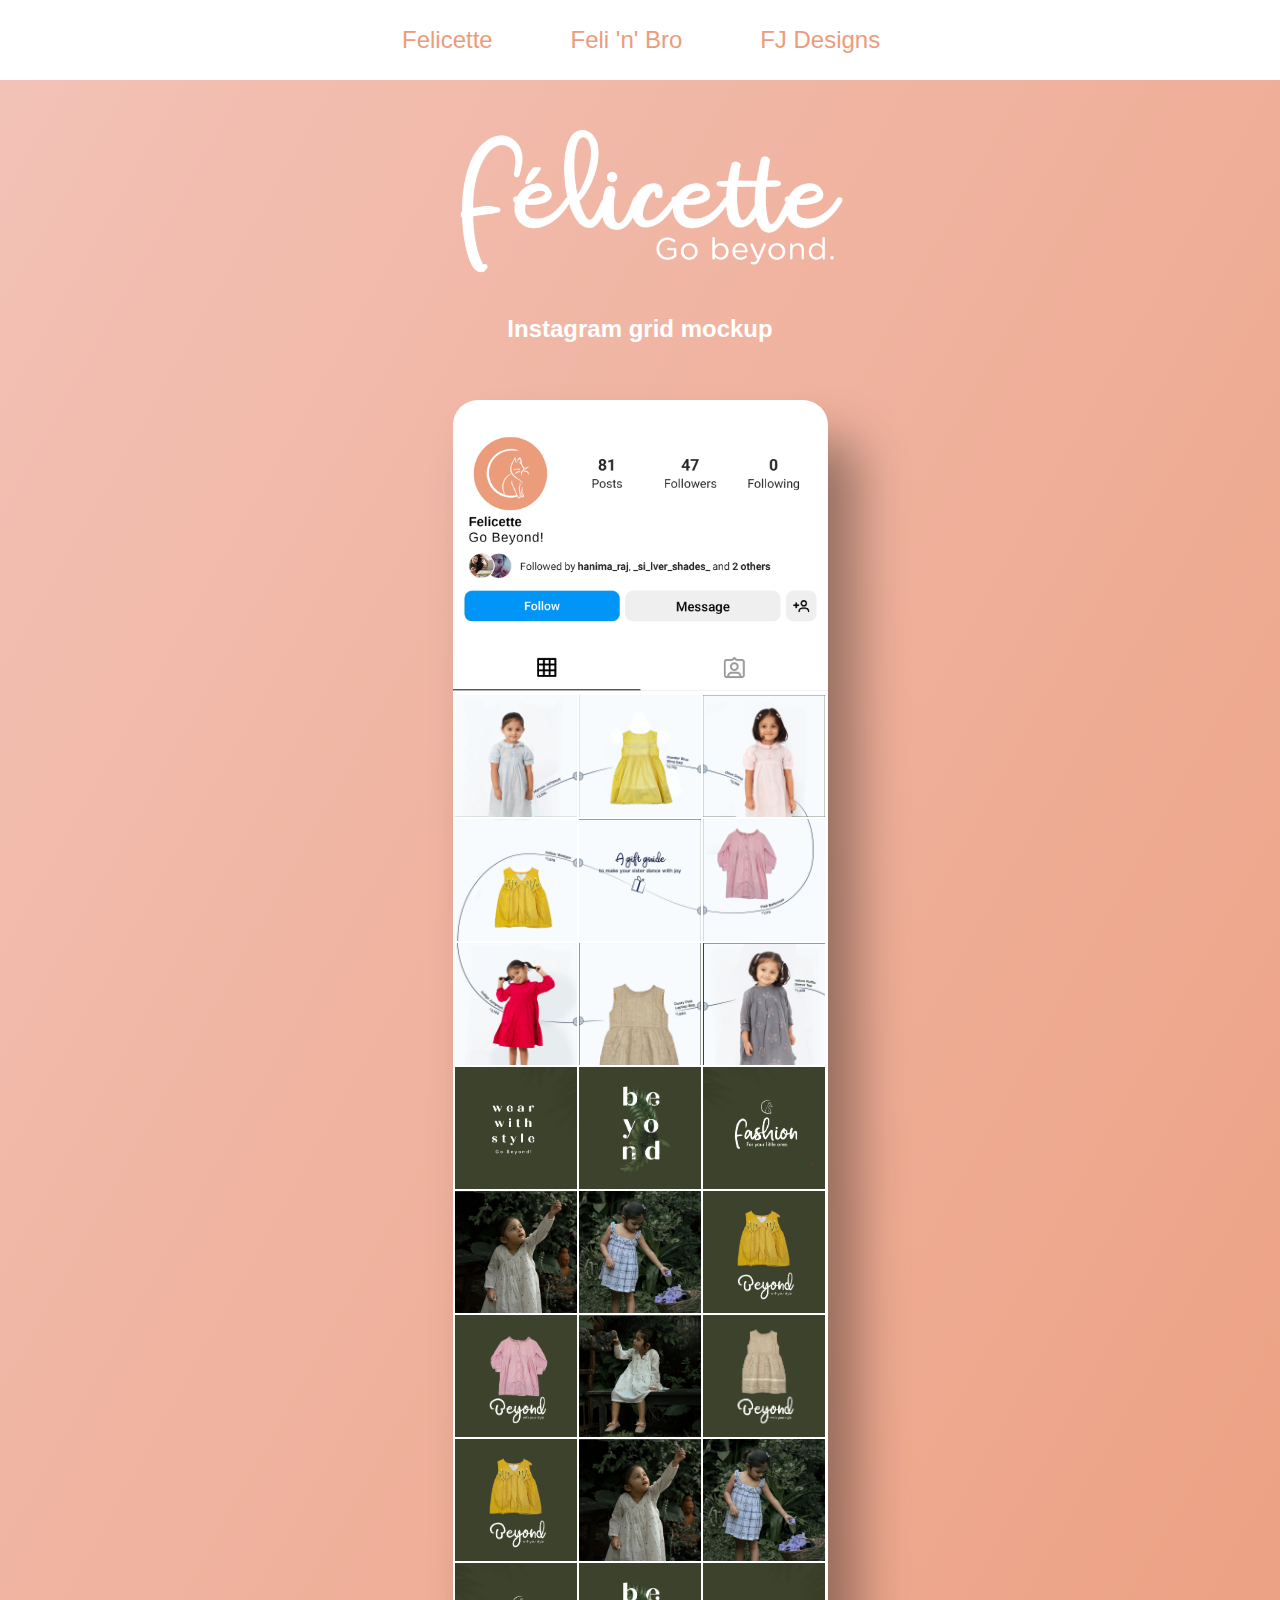
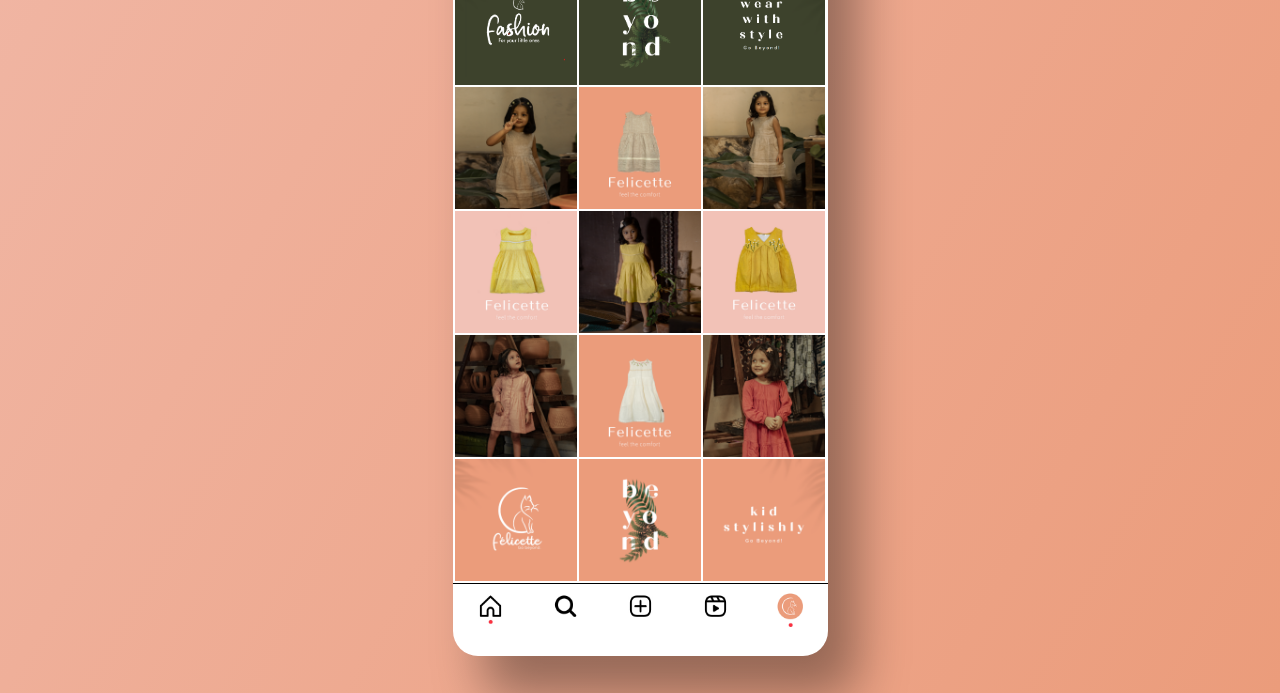
<file: index.html>
<!DOCTYPE html>
<html lang="en">
<head>
    <meta charset="UTF-8">
    <meta http-equiv="X-UA-Compatible" content="IE=edge">
    <meta name="viewport" content="width=device-width, initial-scale=1.0">
    <link rel="stylesheet" href="styles.css">
    <link rel="stylesheet" href="nav.css">
    <link rel="stylesheet" href="logo.css">
    <title>Fellicette Grid</title>
    <link rel="icon" type="image/x-icon" href="/Favicon/Fav.png">
</head>
<body>

    <header class="header-cont">
        <div class="inner-container">

            <!-- Creating Hamburger Menu  -->
            <label class="hamburger-menu">
                <input type="checkbox">
            </label>        

            <!-- Content for Navigation -->
            <div class="sidebar">
                <ul>
                    <li><a href="index.html">Felicette</a></li>
                    <li><a href="felinbro.html">Feli 'n' Bro</a></li>
                    <li><a href="fj.html">FJ Designs</a></li>
                </ul>
            </div>
            <h1 class="logo">Fellicette</h1>
        </div>
    </header>

<div class="grid-container">
    <div class="feli">
        <img class="feli-logo" src="Images/feli.png" alt="">
        <h2>Instagram grid mockup</h2>
    </div>
    <div class="container">
        
        <img class="profile" src="Images/Profile.png" alt="">

        <div class="box-container">
            <img class="box" src="Images/i.png" alt="">
            <img class="box" src="Images/h.png" alt="">
            <img class="box" src="Images/g.png" alt="">
        </div>

        <div class="box-container">
            <img class="box" src="Images/f.png" alt="">
            <img class="box" src="Images/e.png" alt="">
            <img class="box" src="Images/d.png" alt="">
        </div>

        <div class="box-container">
            <img class="box" src="Images/c.png" alt="">
            <img class="box" src="Images/b.png" alt="">
            <img class="box" src="Images/a.png" alt="">
        </div>

        <div class="box-container">
            <img class="box" src="Images/15.png" alt="">
            <img class="box" src="Images/14.png" alt="">
            <img class="box" src="Images/13.png" alt="">
        </div>
        <!-- 1 -->
        <div class="box-container">
            <img class="box" src="Images/17.png" alt="">
            <img class="box" src="Images/18.png" alt="">
            <img class="box" src="Images/16.png" alt="">
        </div>

        <!-- 2 -->
        <div class="box-container">
            <img class="box" src="Images/20.png" alt="">
            <img class="box" src="Images/19.png" alt="">
            <img class="box" src="Images/21.png" alt="">
        </div>

        <!-- 3 -->
        <div class="box-container">
            <img class="box" src="Images/16.png" alt="">
            <img class="box" src="Images/17.png" alt="">
            <img class="box" src="Images/18.png" alt="">
        </div>



        <!-- 4 -->
        <div class="box-container">
            <img class="box" src="Images/13.png" alt="">
            <img class="box" src="Images/14.png" alt="">
            <img class="box" src="Images/15.png" alt="">
        </div>

        <!-- 5 -->
        <div class="box-container">
            <img class="box" src="Images/12.png" alt="">
            <img class="box" src="Images/11.png" alt="">
            <img class="box" src="Images/10.png" alt="">
        </div>

        <!-- 6 -->
        <div class="box-container">
            <img class="box" src="Images/9.png" alt="">
            <img class="box" src="Images/8.png" alt="">
            <img class="box" src="Images/7.png" alt="">
        </div>

        <!-- 7 -->
        <div class="box-container">
            <img class="box" src="Images/6.png" alt="">
            <img class="box" src="Images/5.png" alt="">
            <img class="box" src="Images/4.png" alt="">
        </div>

        <!-- 8 -->
        <div class="box-container">
            <img class="box" src="Images/3.png" alt="">
            <img class="box" src="Images/2.png" alt="">
            <img class="box" src="Images/1.png" alt="">
        </div>

        <img class="foot" src="Images/foot.png" alt="">


    </div>
</div>
</body>
</html>
</file>
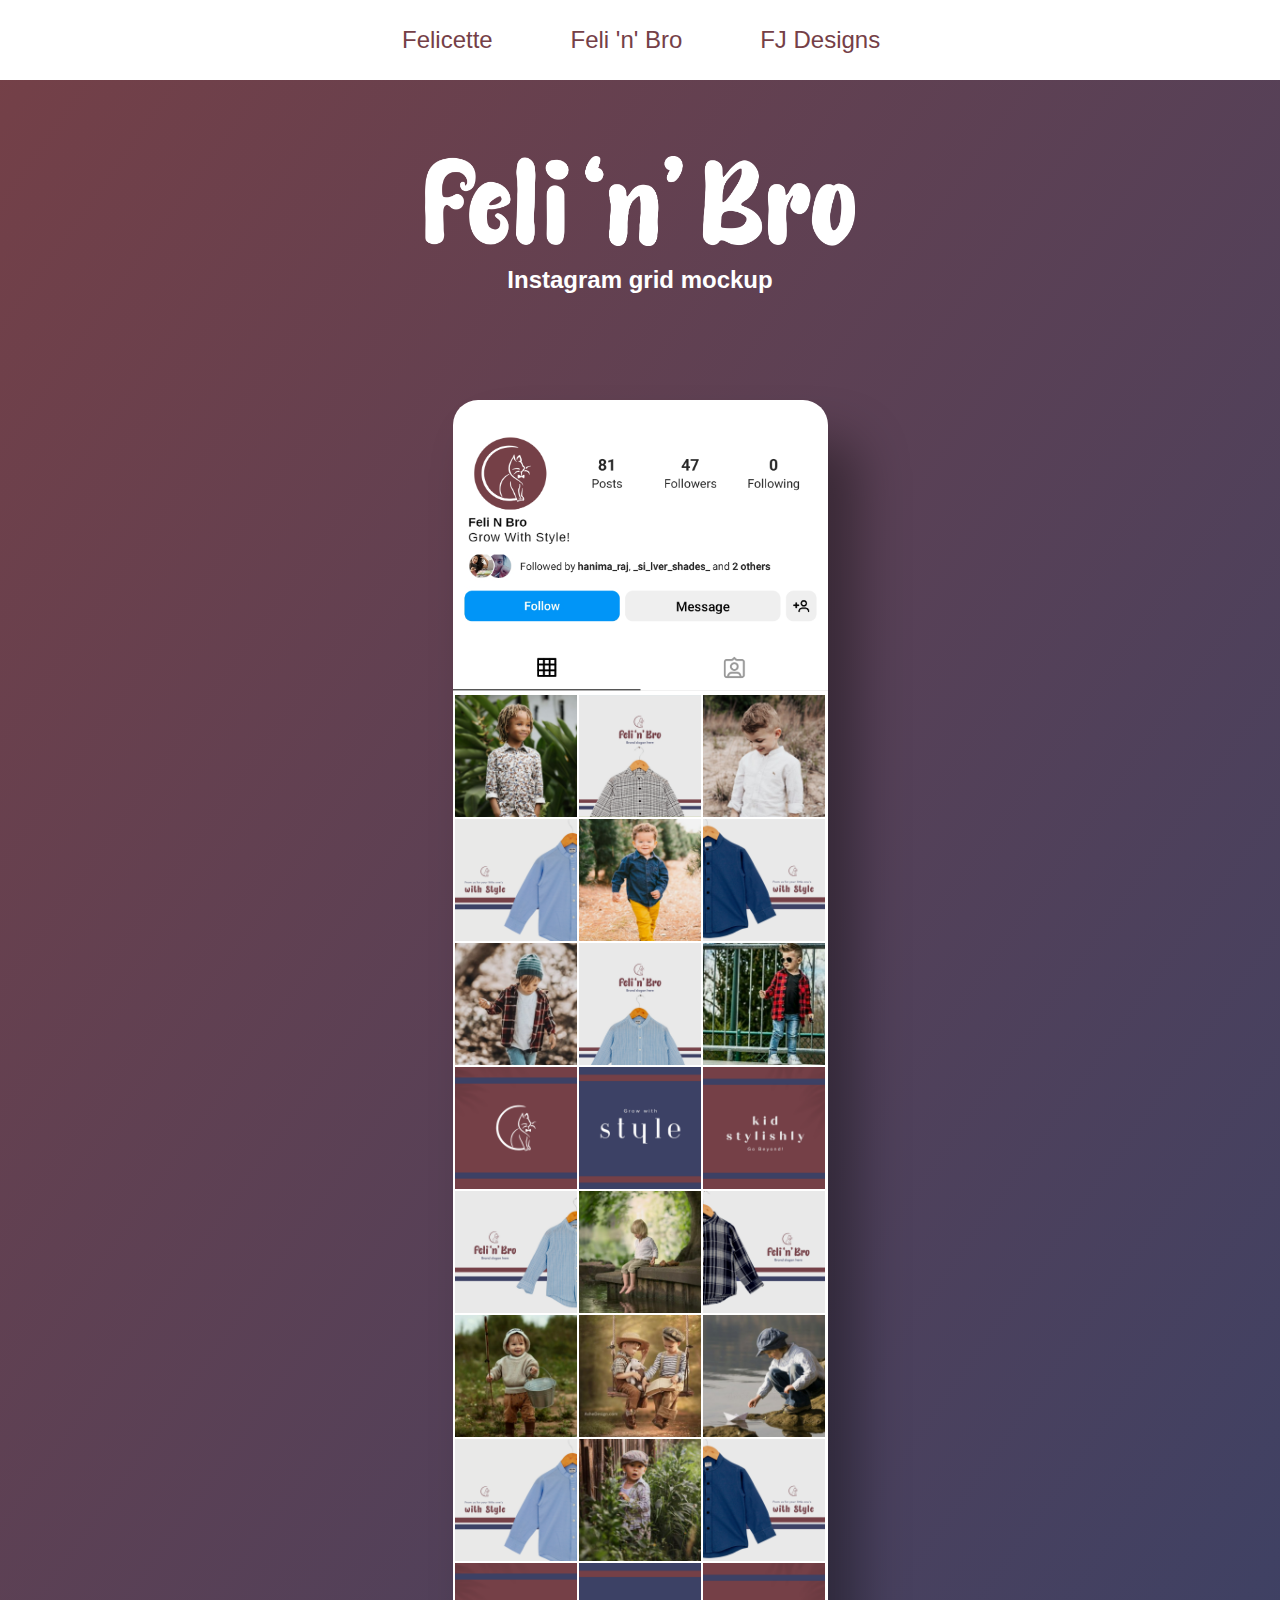
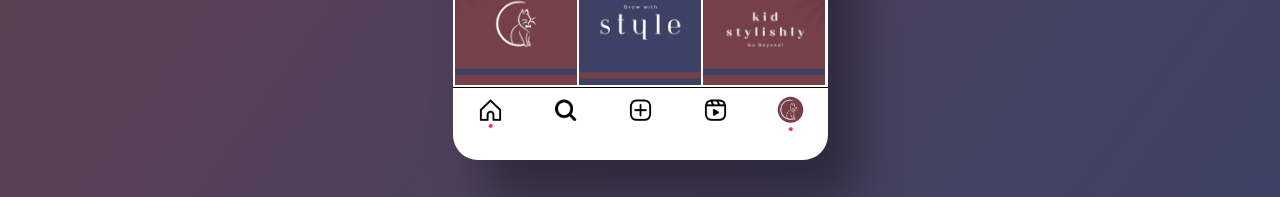
<file: felinbro.html>
<!DOCTYPE html>
<html lang="en">
<head>
    <meta charset="UTF-8">
    <meta http-equiv="X-UA-Compatible" content="IE=edge">
    <meta name="viewport" content="width=device-width, initial-scale=1.0">
    <link rel="stylesheet" href="fbro.css">
    <link rel="stylesheet" href="fbronav.css">
    <link rel="stylesheet" href="logob.css">
    <title>Feli N Bro Grid</title>
    <link rel="icon" type="image/x-icon" href="/Favicon/Fav-bro.png">
</head>
<body>

    <header class="header-cont">
        <div class="inner-container">

            <!-- Creating Hamburger Menu  -->
            <label class="hamburger-menu">
                <input type="checkbox">
            </label>        

            <!-- Content for Navigation -->
            <div class="sidebar">
                <ul>
                    <li><a href="index.html">Felicette</a></li>
                    <li><a href="felinbro.html">Feli 'n' Bro</a></li>
                    <li><a href="fj.html">FJ Designs</a></li>
                </ul>
            </div>
            <h1 class="logo">Feli N Bro</h1>
        </div>
    </header>
    
<div class="grid-container">
    <div class="feli">
        <img class="feli-logo" src="Images1/bro.png" alt="">
        <h2>Instagram grid mockup</h2>
    </div>
    <div class="container">
        
        <img class="profile" src="Images/Profile1.png" alt="">

        <!-- 1 -->
        <div class="box-container">
            <img class="box" src="Images1/18.png" alt="">
            <img class="box" src="Images1/17.png" alt="">
            <img class="box" src="Images1/16.png" alt="">
        </div>

        <!-- 2 -->
        <div class="box-container">
            <img class="box" src="Images1/6.png" alt="">
            <img class="box" src="Images1/19.png" alt="">
            <img class="box" src="Images1/4.png" alt="">
        </div>

        <!-- 3 -->
        <div class="box-container">
            <img class="box" src="Images1/15.png" alt="">
            <img class="box" src="Images1/14.png" alt="">
            <img class="box" src="Images1/13.png" alt="">
        </div>



        <!-- 4 -->
        <div class="box-container">
            <img class="box" src="Images1/3.png" alt="">
            <img class="box" src="Images1/2.png" alt="">
            <img class="box" src="Images1/1.png" alt="">
        </div>

        <!-- 5 -->
        <div class="box-container">
            <img class="box" src="Images1/12.png" alt="">
            <img class="box" src="Images1/11.png" alt="">
            <img class="box" src="Images1/10.png" alt="">
        </div>

        <!-- 6 -->
        <div class="box-container">
            <img class="box" src="Images1/9.png" alt="">
            <img class="box" src="Images1/8.png" alt="">
            <img class="box" src="Images1/7.png" alt="">
        </div>

        <!-- 7 -->
        <div class="box-container">
            <img class="box" src="Images1/6.png" alt="">
            <img class="box" src="Images1/5.png" alt="">
            <img class="box" src="Images1/4.png" alt="">
        </div>

        <!-- 8 -->
        <div class="box-container">
            <img class="box" src="Images1/3.png" alt="">
            <img class="box" src="Images1/2.png" alt="">
            <img class="box" src="Images1/1.png" alt="">
        </div>

        <img class="foot" src="Images/foot-bro.png" alt="">

    </div>

   
</div>
</body>
</html>
</file>
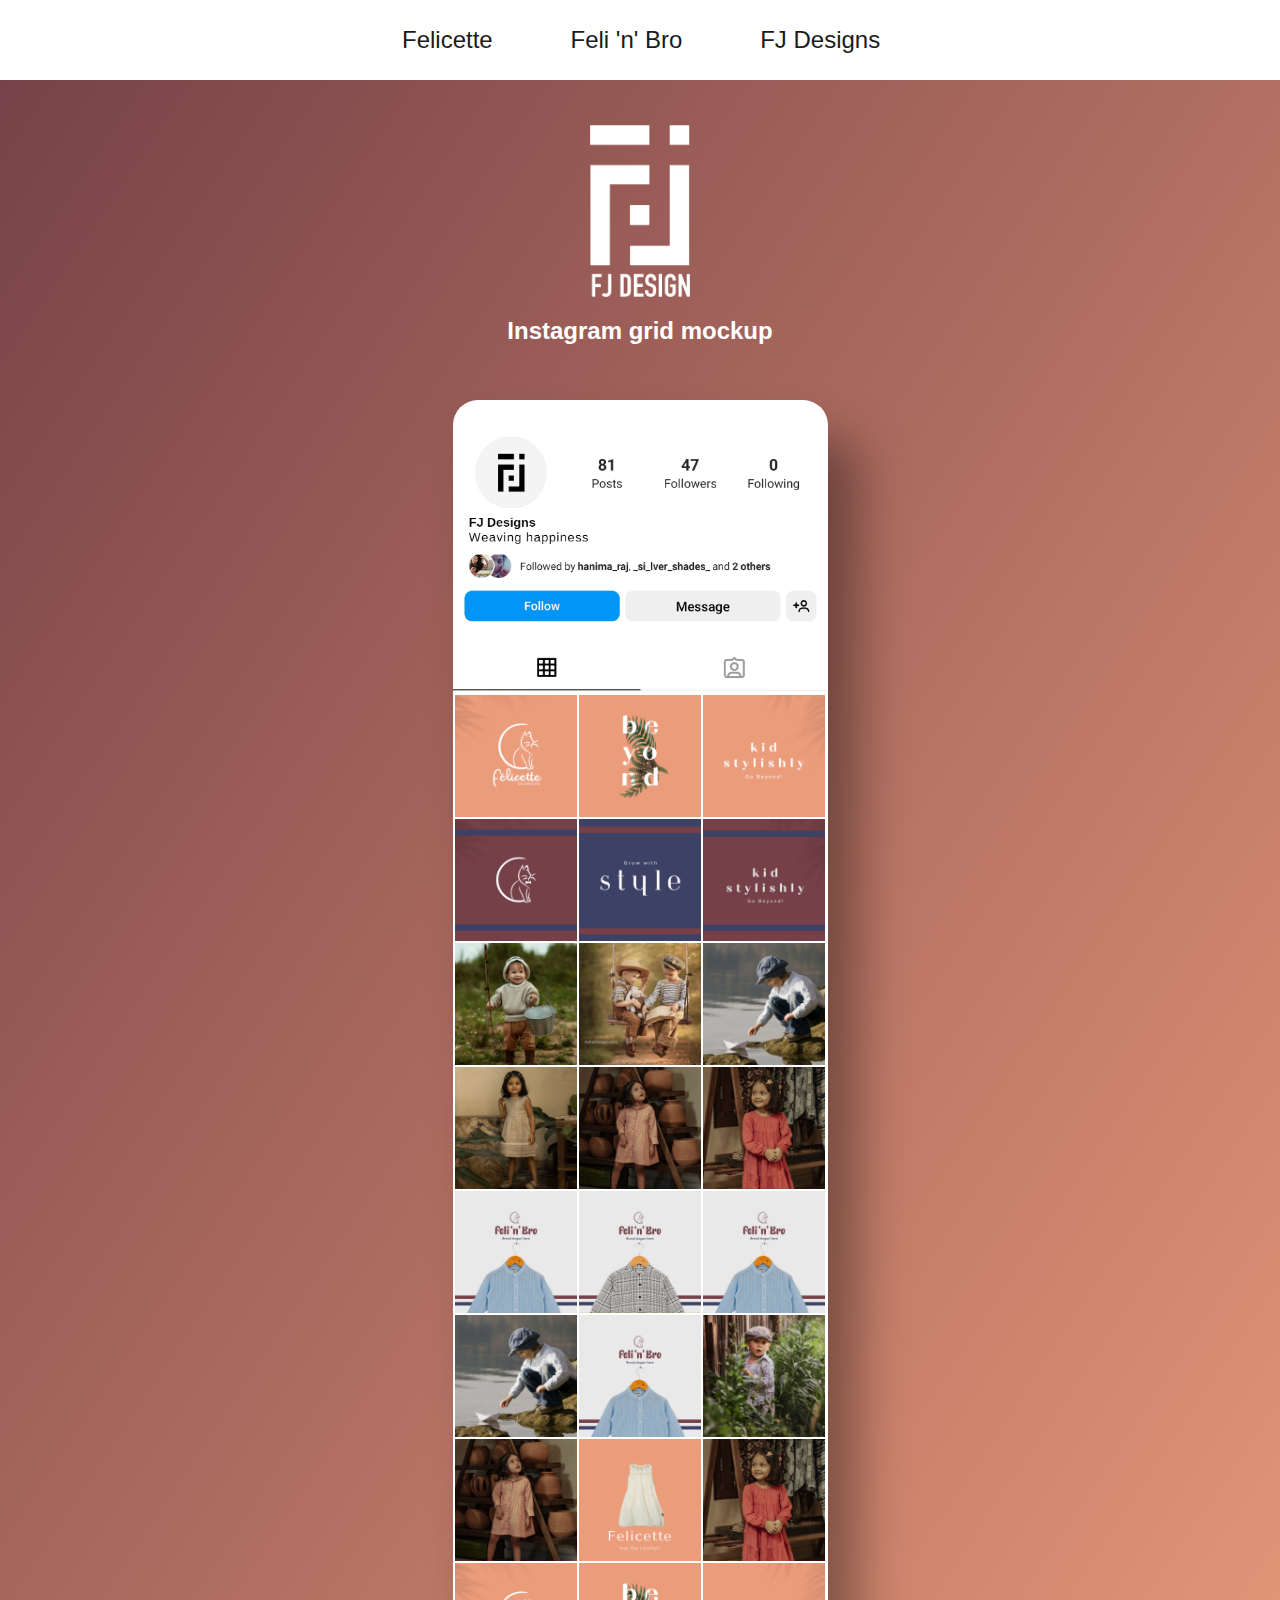
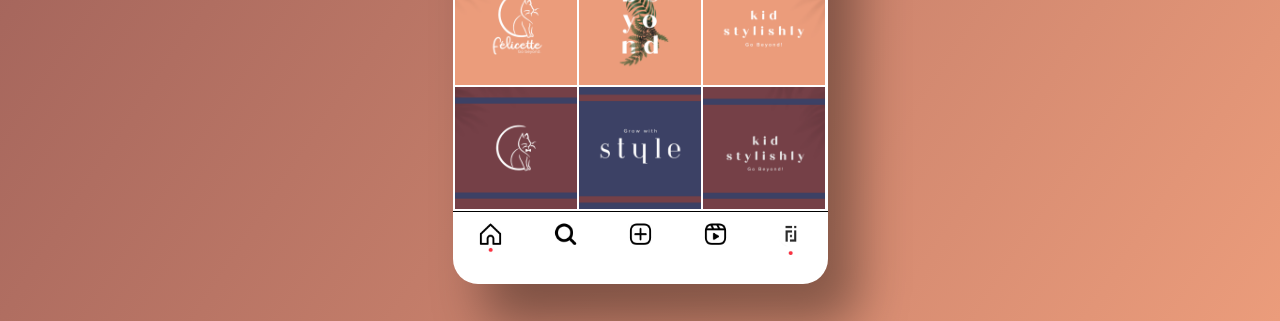
<file: fj.html>
<!DOCTYPE html>
<html lang="en">
<head>
    <meta charset="UTF-8">
    <meta http-equiv="X-UA-Compatible" content="IE=edge">
    <meta name="viewport" content="width=device-width, initial-scale=1.0">
    <link rel="stylesheet" href="fjstyles.css">
    <link rel="stylesheet" href="fjnav.css">
    <link rel="stylesheet" href="logofj.css">
    <title>FJ Grid</title>
    <link rel="icon" type="image/x-icon" href="/Favicon/Fav-fj.png">
</head>
<body>

    <header class="header-cont">
        <div class="inner-container">

            <!-- Creating Hamburger Menu  -->
            <label class="hamburger-menu">
                <input type="checkbox">
            </label>        

            <!-- Content for Navigation -->
            <div class="sidebar">
                <ul>
                    <li><a href="index.html">Felicette</a></li>
                    <li><a href="felinbro.html">Feli 'n' Bro</a></li>
                    <li><a href="fj.html">FJ Designs</a></li>
                </ul>
            </div>
            <h1 class="logo">FJ Designs</h1>
        </div>
    </header>

<div class="grid-container">
    <div class="feli">
        <img class="feli-logo" src="Images/FJ.png" alt="">
        <h2>Instagram grid mockup</h2>
    </div>
    <div class="container">
        
        <img class="profile" src="Images/Profile2.png" alt="">
        <div class="box-container">
            <img class="box" src="Images/3.png" alt="">
            <img class="box" src="Images/2.png" alt="">
            <img class="box" src="Images/1.png" alt="">
        </div>

        <!-- 1 -->
        <div class="box-container">
            <img class="box" src="Images1/3.png" alt="">
            <img class="box" src="Images1/2.png" alt="">
            <img class="box" src="Images1/1.png" alt="">
        </div>

        <!-- 2 -->
        <div class="box-container">
            <img class="box" src="Images1/9.png" alt="">
            <img class="box" src="Images1/8.png" alt="">
            <img class="box" src="Images1/7.png" alt="">
        </div>

        <!-- 3 -->
        <div class="box-container">
            <img class="box" src="Images/10.png" alt="">
            <img class="box" src="Images/6.png" alt="">
            <img class="box" src="Images/4.png" alt="">
        </div>



        <!-- 4 -->
        <div class="box-container">
            <img class="box" src="Images1/14.png" alt="">
            <img class="box" src="Images1/17.png" alt="">
            <img class="box" src="Images1/14.png" alt="">
        </div>

        <!-- 5 -->
        <div class="box-container">
            <img class="box" src="Images1/7.png" alt="">
            <img class="box" src="Images1/14.png" alt="">
            <img class="box" src="Images1/5.png" alt="">
        </div>

        <!-- 6 -->
        <div class="box-container">
            <img class="box" src="Images/6.png" alt="">
            <img class="box" src="Images/5.png" alt="">
            <img class="box" src="Images/4.png" alt="">
        </div>

        <!-- 7 -->
        <div class="box-container">
            <img class="box" src="Images/3.png" alt="">
            <img class="box" src="Images/2.png" alt="">
            <img class="box" src="Images/1.png" alt="">
        </div>

        <!-- 8 -->
                <div class="box-container">
            <img class="box" src="Images1/3.png" alt="">
            <img class="box" src="Images1/2.png" alt="">
            <img class="box" src="Images1/1.png" alt="">
        </div>

        <img class="foot" src="Images/foot-fj.png" alt="">


    </div>
</div>
</body>
</html>
</file>
<file: styles.css>
body{
    margin: 0;
    padding: 0;
    width: 100%;
    height: auto;
    color: #fff;
    background: #466368;
    background: linear-gradient(to right bottom, #F3C2B7, #EB9C7B);
    
}

.feli{
    width: 100%;
    height: 400px;
    display: flex;
    align-items: center;
    justify-content: center;
    flex-direction: column;
}


.feli-logo{
    margin-top: 70px;
    width: 430px;
    height: auto;
}

.grid-container{
    display: flex;
    align-items: center;
    justify-content: center;
    flex-direction: column  ;
}

.container{
    width: 375px;
    background-color: #fff;
    margin: 0 0 1cm 0;
    border-radius: 25px;
    padding: 25px 0 ;
    filter: drop-shadow(30px 40px 25px rgba(0, 0, 0, 0.37));
}

.profile{
    width: 100%;
    height: auto;
}

.box-container{
    width: 100%;
    height: 122px;
    display: flex;
    align-items: center;
    justify-content: space-evenly;
    margin-bottom: 2px;
    overflow: hidden;
}

.box{
    width: 122px;
    height: 100%;
    background-color: bisque;
    object-fit: cover;

}

.foot{
    width: 100%;
    height: auto;
    border-top: 1px solid black;
}

@media screen and (max-width:430px) {
    body{
        background: linear-gradient(to right bottom, #ffffff, #ffffff);

    }

    .container{
        margin: 0;
    }

    .profile{
        margin: 0;
    }

    .feli{
        display: none;
    }

    .profile{
        margin-top: 2cm;
    }

    .container{
    filter: drop-shadow(0px 0px 0px rgba(0, 0, 0, 0));
    }
    
}
</file>
<file: nav.css>
*, *::before, *::after{
    box-sizing: border-box;
    font-family: sans-serif;   
}

:root{

    /* Document Colours  */
    --gn : #ffffff;
    --dgn: #eb9c7b;
    --bk : #eb9c7b;
    --we : #eb9c7b;
    --ds: #ffffff;

    /* Lengths and Timing for Hamburger Icon **Just for the Hamburger Icon and Not used anywher else */
    --bar-width: 40px;
    --bar-height: 6px;
    --bar-gap: 6px;
    --animation-timing: 200ms ease-in-out;

    /* Getting the height of Hamburger Menu by adding the bar height and gap  */
    --hamburger-height: calc(var(--bar-height) * 3 + var(--bar-gap)*2);

}


/* Styling Header Section */
.header-cont{
    width: 100%;
    height: 80px;
    display: flex;
    align-items: center;
    justify-content: center;
    position: fixed;
    z-index: 5;
    background-color: var(--gn);
}

.inner-container{
    width: 100%;
    height: 100%;
    display: flex;
    align-items: center;
    justify-content: space-between;
    position: relative;
    z-index: 0;
}

.hamburger-menu{
    display: none;
}

/* Creating Hamburger Icon */
/* Better Accessabilty for people with less vision */
.hamburger-menu:has(input:focus-visible)::before,
.hamburger-menu:has(input:focus-visible)::after,
.hamburger-menu input:focus-visible{

    border: 1px solid var(--we);
    box-shadow: 0 0 0 1px var(--bk);
}

.hamburger-menu{

    /* Getting the length of the diagonal by multiplying the hamburger menu height with the square root of 2 because we are using a right angle here (1.41421356237 the square root of 2)  */
    --x-width: calc(var(--hamburger-height) * 1.41421356237);

    display: flex;
    flex-direction: column;
    gap: var(--bar-gap);
    width: max-content;
    position: absolute;
    top: 20px;
    z-index: 2;
    cursor: pointer;
    margin-left: 30px;
}

/* Creating the Hamburger Bars */
.hamburger-menu::before,
.hamburger-menu::after,
.hamburger-menu > input{

    content: "";
    width: var(--bar-width);
    height: var(--bar-height);
    background-color: var(--bk);
    color: var(--wt);
    border-radius: 9999px;
    transition: opacity var(--animation-timing), width var(--animation-timing), rotate var(--animation-timing), translate var(--animation-timing), background-color var(--animation-timing);
    transform-origin: left center;

}

.hamburger-menu > input{
    appearance: none;
    padding: 0;
    margin: 0;
    outline: none;
    pointer-events: none;
}

/* If Hamburger has an input checked inside it then */
.hamburger-menu:has(input:checked)::before{
    rotate: 45deg;
    width: var(--x-width);
    translate: 0 calc(var(--bar-height) / -2);
    background-color: var(--bk);


}

.hamburger-menu:has(input:checked)::after{
    rotate: -45deg;
    width: var(--x-width);
    translate: 0 calc(var(--bar-height) / 2);
    background-color: var(--bk);

}

.hamburger-menu > input:checked{
    opacity: 0;
    width: 0;
}


/* The sidebar  */
.sidebar{
    display: flex;
    align-items: center;
    justify-content: center;
    translate: -100%;
    padding: .5rem 1rem;
    transition: translate var(--animation-timing);
    width: 100vw;
    height: 200vh;
    position: absolute;
    margin-top: 80vh;
    z-index: 1;
    background-color: var(--gn);
}


.hamburger-menu:has(input:checked) + .sidebar{
    translate: 0;
}


.sidebar > ul{
    display: flex;
    flex-direction: column;
    align-items: center;
    justify-content: center;
    height: 100%;
    width: 100vw;
    list-style: none;
    margin: 0;
    padding: 0;
    margin-top: 20px;
}

.sidebar > ul >li > a{
    margin-bottom: 20px;
    font-size: 24px;
    margin-right: 1cm;
    
}

a{
    text-decoration: none;
    color: var(--bk);
    cursor: pointer;
}


/* Responsiveness  */
@media  screen and (min-width: 768px){
    

    .inner-container{
        width: 60%;
        display: flex;
        align-items: center;
        justify-content: center;
    }
    .hamburger-menu{
        display: none;
    }
    .sidebar{
        height: 100%;
        width: 100%;
        translate: 0;
        padding: 0;
        flex-direction: row;
        align-items: center;
        justify-content: center;
        margin-top: -20px;
        z-index: -2;
        background-color: var(--gn);

    }

    .sidebar > ul{
        flex-direction: row;
        align-items: center;
        justify-content: center;
    }

    .sidebar > ul > li> a {
        margin-left: 40px;
        margin-bottom: 20px;
    }

}

@media screen and (max-width:430px){
    .inner-container{
        background-color: var(--bk);

    }


    .hamburger-menu::before,
    .hamburger-menu::after,
    .hamburger-menu > input{
        background-color: var(--gn);
    }
    
}

/* Header section completed */
</file>
<file: logo.css>
.logo{
    position: absolute;
    color: #eb9c7b;
    right: 1cm;
    font-size: 28px;
}

@media  screen and (max-width:430px) {
    .logo{
        color: #fff;
    }
}

@media  screen and (min-width: 768px){
    .logo{
        display: none;
    }
}
</file>
<file: fbro.css>
body{
    margin: 0;
    padding: 0;
    width: 100%;
    height: auto;
    color: #fff;
    background: #466368;
    background: linear-gradient(to right bottom, #754047, #3C4165);
    
}

.feli{
    width: 100%;
    height: 400px;
    display: flex;
    align-items: center;
    justify-content: center;
    flex-direction: column;
}


.feli-logo{
    margin-top: 70px;
    width: 430px;
    height: auto;
}

.grid-container{
    display: flex;
    align-items: center;
    justify-content: center;
    flex-direction: column  ;
}

.container{
    width: 375px;
    background-color: #fff;
    margin: 0 0 1cm 0;
    border-radius: 25px;
    padding: 25px 0 ;
    filter: drop-shadow(30px 40px 25px rgba(0, 0, 0, 0.37));
}

.profile{
    width: 100%;
    height: auto;
}

.box-container{
    width: 100%;
    height: 122px;
    display: flex;
    align-items: center;
    justify-content: space-evenly;
    margin-bottom: 2px;
}

.box{
    width: 122px;
    height: 100%;
    background-color: bisque;
}

.foot{
    width: 100%;
    height: auto;
    border-top: 1px solid black;
}

.launch-post{
    display: flex;
    
}

@media screen and (max-width:430px) {
    body{
        background: linear-gradient(to right bottom, #ffffff, #ffffff);

    }

    .container{
        margin: 0;
    }

    .profile{
        margin: 0;
    }

    .feli{
        display: none;
    }

    .profile{
        margin-top: 2cm;
    }

    .container{
    filter: drop-shadow(0px 0px 0px rgba(0, 0, 0, 0));
    }
    
}
</file>
<file: fbronav.css>
*, *::before, *::after{
    box-sizing: border-box;
    font-family: sans-serif;   
}

:root{

    /* Document Colours  */
    --gn : #ffffff;
    --dgn: #754047;
    --bk : #754047;
    --we : #754047;
    --ds: #ffffff;

    /* Lengths and Timing for Hamburger Icon **Just for the Hamburger Icon and Not used anywher else */
    --bar-width: 40px;
    --bar-height: 6px;
    --bar-gap: 6px;
    --animation-timing: 200ms ease-in-out;

    /* Getting the height of Hamburger Menu by adding the bar height and gap  */
    --hamburger-height: calc(var(--bar-height) * 3 + var(--bar-gap)*2);

}


/* Styling Header Section */
.header-cont{
    width: 100%;
    height: 80px;
    display: flex;
    align-items: center;
    justify-content: center;
    position: fixed;
    z-index: 5;
    background-color: var(--gn);
}

.inner-container{
    width: 100%;
    height: 100%;
    display: flex;
    align-items: center;
    justify-content: space-between;
    position: relative;
    z-index: 0;
}

.hamburger-menu{
    display: none;
}

.logo{
    width: max-content;
    position: relative;
    z-index: 0;
    cursor: pointer;
    color: var(--we);
}


/* Creating Hamburger Icon */
/* Better Accessabilty for people with less vision */
.hamburger-menu:has(input:focus-visible)::before,
.hamburger-menu:has(input:focus-visible)::after,
.hamburger-menu input:focus-visible{

    border: 1px solid var(--we);
    box-shadow: 0 0 0 1px var(--bk);
}

.hamburger-menu{

    /* Getting the length of the diagonal by multiplying the hamburger menu height with the square root of 2 because we are using a right angle here (1.41421356237 the square root of 2)  */
    --x-width: calc(var(--hamburger-height) * 1.41421356237);

    display: flex;
    flex-direction: column;
    gap: var(--bar-gap);
    width: max-content;
    position: absolute;
    top: 20px;
    z-index: 2;
    cursor: pointer;
    margin-left: 30px;
}

/* Creating the Hamburger Bars */
.hamburger-menu::before,
.hamburger-menu::after,
.hamburger-menu > input{

    content: "";
    width: var(--bar-width);
    height: var(--bar-height);
    background-color: var(--bk);
    color: var(--wt);
    border-radius: 9999px;
    transition: opacity var(--animation-timing), width var(--animation-timing), rotate var(--animation-timing), translate var(--animation-timing), background-color var(--animation-timing);
    transform-origin: left center;

}

.hamburger-menu > input{
    appearance: none;
    padding: 0;
    margin: 0;
    outline: none;
    pointer-events: none;
}

/* If Hamburger has an input checked inside it then */
.hamburger-menu:has(input:checked)::before{
    rotate: 45deg;
    width: var(--x-width);
    translate: 0 calc(var(--bar-height) / -2);
    background-color: var(--bk);


}

.hamburger-menu:has(input:checked)::after{
    rotate: -45deg;
    width: var(--x-width);
    translate: 0 calc(var(--bar-height) / 2);
    background-color: var(--bk);

}

.hamburger-menu > input:checked{
    opacity: 0;
    width: 0;
}


/* The sidebar  */
.sidebar{
    display: flex;
    align-items: center;
    justify-content: center;
    translate: -100%;
    padding: .5rem 1rem;
    transition: translate var(--animation-timing);
    width: 100vw;
    height: 200vh;
    position: absolute;
    margin-top: 80vh;
    z-index: 1;
    background-color: var(--gn);
}


.hamburger-menu:has(input:checked) + .sidebar{
    translate: 0;
}


.sidebar > ul{
    display: flex;
    flex-direction: column;
    align-items: center;
    justify-content: center;
    height: 100%;
    width: 100vw;
    list-style: none;
    margin: 0;
    padding: 0;
    margin-top: 20px;
}

.sidebar > ul >li > a{
    margin-bottom: 20px;
    font-size: 24px;
    margin-right: 1cm;
    
}

a{
    text-decoration: none;
    color: var(--bk);
    cursor: pointer;
}





/* Responsiveness  */
@media  screen and (min-width: 768px){

   
    .inner-container{
        width: 60%;
        display: flex;
        align-items: center;
        justify-content: center;
    }
    .hamburger-menu{
        display: none;
    }
    .sidebar{
        height: 100%;
        width: 100%;
        translate: 0;
        padding: 0;
        flex-direction: row;
        align-items: center;
        justify-content: center;
        margin-top: -20px;
        z-index: -2;
        background-color: var(--gn);

    }

    .sidebar > ul{
        flex-direction: row;
        align-items: center;
        justify-content: center;
    }

    .sidebar > ul > li> a {
        margin-left: 40px;
        margin-bottom: 20px;
    }

}

@media screen and (max-width:430px){
    .inner-container{
        background-color: var(--bk);

    }



    .hamburger-menu::before,
    .hamburger-menu::after,
    .hamburger-menu > input{
        background-color: var(--gn);
    }
    
}

/* Header section completed */
</file>
<file: logob.css>
.logo{
    position: absolute;
    color: #754047;
    right: 1cm;
    font-size: 28px;
}

@media  screen and (max-width:430px) {
    .logo{
        color: #fff;
    }
}

@media  screen and (min-width: 768px){
    .logo{
        display: none;
    }
}
</file>
<file: fjstyles.css>
body{
    margin: 0;
    padding: 0;
    width: 100%;
    height: auto;
    color: #fff;
    background: #466368;
    background: linear-gradient(to right bottom, #754047, #EB9C7B);
    
}

.feli{
    width: 100%;
    height: 400px;
    display: flex;
    align-items: center;
    justify-content: center;
    flex-direction: column;
}


.feli-logo{
    margin-top: 90px;
    width: 100px;
    height: auto;
}

.grid-container{
    display: flex;
    align-items: center;
    justify-content: center;
    flex-direction: column  ;
}

.container{
    width: 375px;
    background-color: #fff;
    margin: 0 0 1cm 0;
    border-radius: 25px;
    padding: 25px 0 ;
    filter: drop-shadow(30px 40px 25px rgba(0, 0, 0, 0.37));
}

.profile{
    width: 100%;
    height: auto;
}

.box-container{
    width: 100%;
    height: 122px;
    display: flex;
    align-items: center;
    justify-content: space-evenly;
    margin-bottom: 2px;
}

.box{
    width: 122px;
    height: 100%;
    background-color: bisque;
}

.foot{
    width: 100%;
    height: auto;
    border-top: 1px solid black;
}

@media screen and (max-width:430px) {
    body{
        background: linear-gradient(to right bottom, #ffffff, #ffffff);

    }

    .container{
        margin: 0;
    }

    .profile{
        margin: 0;
    }

    .feli{
        display: none;
    }

    .profile{
        margin-top: 2cm;
    }

    .container{
    filter: drop-shadow(0px 0px 0px rgba(0, 0, 0, 0));
    }
    
}
</file>
<file: fjnav.css>
*, *::before, *::after{
    box-sizing: border-box;
    font-family: sans-serif;   
}

:root{

    /* Document Colours  */
    --gn : #ffffff;
    --dgn: #1b1b1b;
    --bk : #1b1b1b;
    --we : #1b1b1b;
    --ds: #ffffff;

    /* Lengths and Timing for Hamburger Icon **Just for the Hamburger Icon and Not used anywher else */
    --bar-width: 40px;
    --bar-height: 6px;
    --bar-gap: 6px;
    --animation-timing: 200ms ease-in-out;

    /* Getting the height of Hamburger Menu by adding the bar height and gap  */
    --hamburger-height: calc(var(--bar-height) * 3 + var(--bar-gap)*2);

}


/* Styling Header Section */
.header-cont{
    width: 100%;
    height: 80px;
    display: flex;
    align-items: center;
    justify-content: center;
    position: fixed;
    z-index: 5;
    background-color: var(--gn);
}

.inner-container{
    width: 100%;
    height: 100%;
    display: flex;
    align-items: center;
    justify-content: space-between;
    position: relative;
    z-index: 0;
}

.hamburger-menu{
    display: none;
}

/* Creating Hamburger Icon */
/* Better Accessabilty for people with less vision */
.hamburger-menu:has(input:focus-visible)::before,
.hamburger-menu:has(input:focus-visible)::after,
.hamburger-menu input:focus-visible{

    border: 1px solid var(--we);
    box-shadow: 0 0 0 1px var(--bk);
}

.hamburger-menu{

    /* Getting the length of the diagonal by multiplying the hamburger menu height with the square root of 2 because we are using a right angle here (1.41421356237 the square root of 2)  */
    --x-width: calc(var(--hamburger-height) * 1.41421356237);

    display: flex;
    flex-direction: column;
    gap: var(--bar-gap);
    width: max-content;
    position: absolute;
    top: 20px;
    z-index: 2;
    cursor: pointer;
    margin-left: 30px;
}

/* Creating the Hamburger Bars */
.hamburger-menu::before,
.hamburger-menu::after,
.hamburger-menu > input{

    content: "";
    width: var(--bar-width);
    height: var(--bar-height);
    background-color: var(--bk);
    color: var(--wt);
    border-radius: 9999px;
    transition: opacity var(--animation-timing), width var(--animation-timing), rotate var(--animation-timing), translate var(--animation-timing), background-color var(--animation-timing);
    transform-origin: left center;

}

.hamburger-menu > input{
    appearance: none;
    padding: 0;
    margin: 0;
    outline: none;
    pointer-events: none;
}

/* If Hamburger has an input checked inside it then */
.hamburger-menu:has(input:checked)::before{
    rotate: 45deg;
    width: var(--x-width);
    translate: 0 calc(var(--bar-height) / -2);
    background-color: var(--bk);


}

.hamburger-menu:has(input:checked)::after{
    rotate: -45deg;
    width: var(--x-width);
    translate: 0 calc(var(--bar-height) / 2);
    background-color: var(--bk);

}

.hamburger-menu > input:checked{
    opacity: 0;
    width: 0;
}


/* The sidebar  */
.sidebar{
    display: flex;
    align-items: center;
    justify-content: center;
    translate: -100%;
    padding: .5rem 1rem;
    transition: translate var(--animation-timing);
    width: 100vw;
    height: 200vh;
    position: absolute;
    margin-top: 80vh;
    z-index: 1;
    background-color: var(--gn);
}


.hamburger-menu:has(input:checked) + .sidebar{
    translate: 0;
}


.sidebar > ul{
    display: flex;
    flex-direction: column;
    align-items: center;
    justify-content: center;
    height: 100%;
    width: 100vw;
    list-style: none;
    margin: 0;
    padding: 0;
    margin-top: 20px;
}

.sidebar > ul >li > a{
    margin-bottom: 20px;
    font-size: 24px;
    margin-right: 1cm;
    
}

a{
    text-decoration: none;
    color: var(--bk);
    cursor: pointer;
}

/* Responsiveness  */
@media  screen and (min-width: 768px){

    .inner-container{
        width: 60%;
        display: flex;
        align-items: center;
        justify-content: center;
    }
    .hamburger-menu{
        display: none;
    }
    .sidebar{
        height: 100%;
        width: 100%;
        translate: 0;
        padding: 0;
        flex-direction: row;
        align-items: center;
        justify-content: center;
        margin-top: -20px;
        z-index: -2;
        background-color: var(--gn);

    }

    .sidebar > ul{
        flex-direction: row;
        align-items: center;
        justify-content: center;
    }

    .sidebar > ul > li> a {
        margin-left: 40px;
        margin-bottom: 20px;
    }

}

@media screen and (max-width:430px){
    .inner-container{
        background-color: var(--bk);

    }

    .logo{
        color: var(--gn);
    }

    .hamburger-menu::before,
    .hamburger-menu::after,
    .hamburger-menu > input{
        background-color: var(--gn);
    }
    
}

/* Header section completed */
</file>
<file: logofj.css>
.logo{
    position: absolute;
    color: #1b1b1b;
    right: 1cm;
    font-size: 28px;
}

@media  screen and (max-width:430px) {
    .logo{
        color: #fff;
    }
}

@media  screen and (min-width: 768px){
    .logo{
        display: none;
    }
}
</file>
